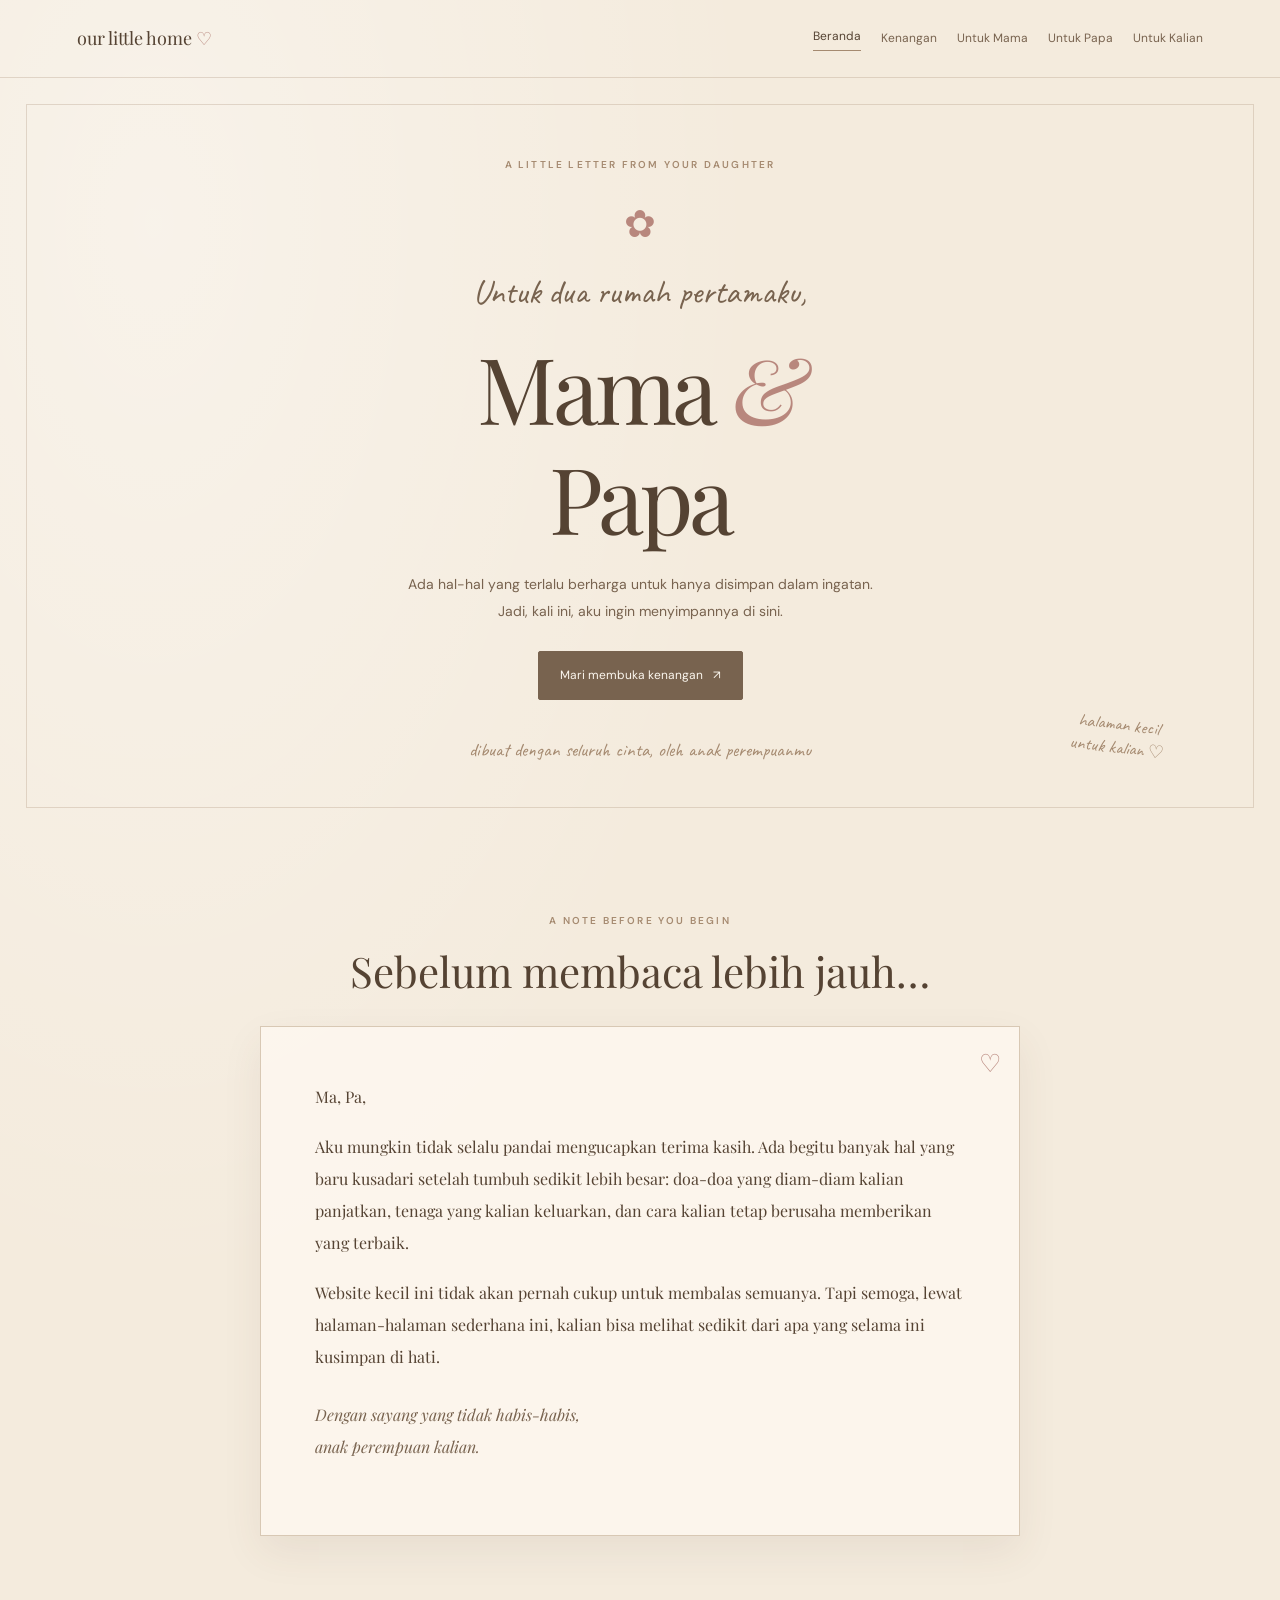
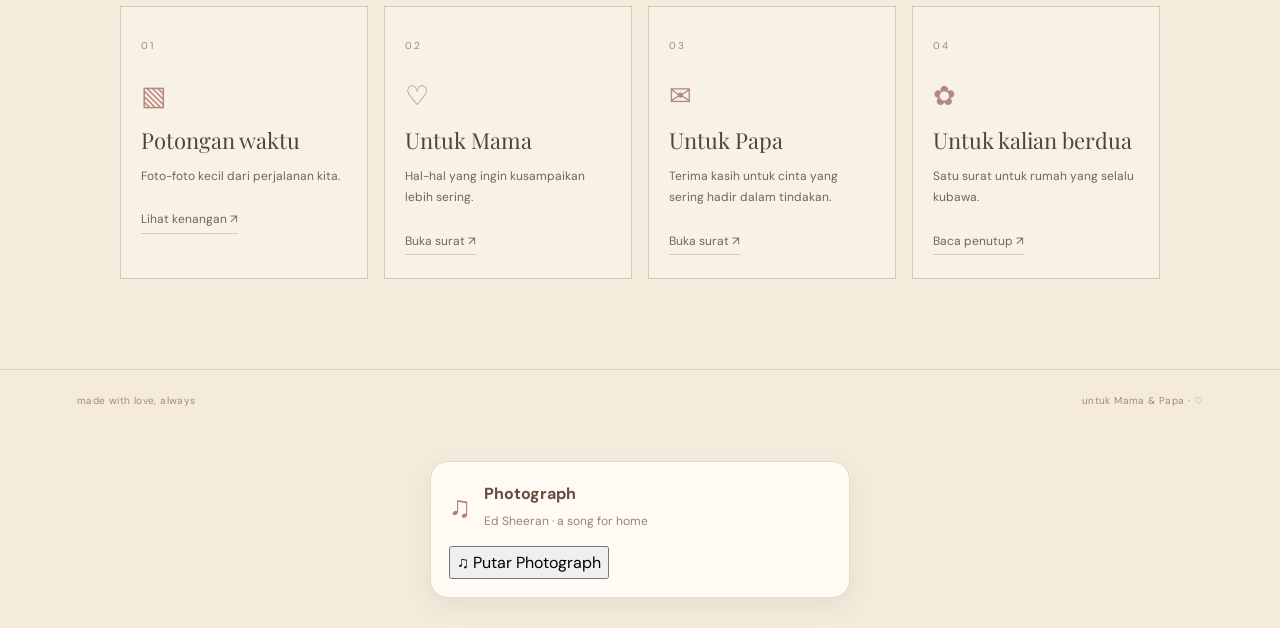
<file: index.html>
<!DOCTYPE html>
<html lang="id">
<head>
  <meta charset="UTF-8">
  <meta name="viewport" content="width=device-width, initial-scale=1.0">
  <meta name="theme-color" content="#f4ebdd">
  <title>Untuk Mama & Papa — Rumah Pertamaku</title>
  <link rel="stylesheet" href="style.css">
</head>
<body>
  <header class="site-header">
    <a class="brand" href="index.html">our little home <span>♡</span></a>
    <button class="menu-toggle" aria-label="Buka menu" aria-expanded="false">☰</button>
    <nav class="nav-links" aria-label="Navigasi utama">
      <a class="active" href="index.html">Beranda</a>
      <a href="kenangan.html">Kenangan</a>
      <a href="untuk-mama.html">Untuk Mama</a>
      <a href="untuk-papa.html">Untuk Papa</a>
      <a href="untuk-kalian.html">Untuk Kalian</a>
    </nav>
  </header>

  <main>
    <section class="hero paper-texture">
      <p class="eyebrow">A LITTLE LETTER FROM YOUR DAUGHTER</p>
      <div class="floral-mark" aria-hidden="true">✿</div>
      <p class="handwritten">Untuk dua rumah pertamaku,</p>
      <h1>Mama <span class="ampersand">&</span><br>Papa</h1>
      <p class="intro">Ada hal-hal yang terlalu berharga untuk hanya disimpan dalam ingatan. Jadi, kali ini, aku ingin menyimpannya di sini.</p>
      <a class="button" href="kenangan.html">Mari membuka kenangan <span aria-hidden="true">↗</span></a>
      <p class="signature">dibuat dengan seluruh cinta, oleh anak perempuanmu</p>
      <div class="corner-note">halaman kecil<br>untuk kalian ♡</div>
    </section>

    <section class="welcome section-wrap">
      <div class="section-heading">
        <p class="eyebrow">A NOTE BEFORE YOU BEGIN</p>
        <h2>Sebelum membaca lebih jauh…</h2>
      </div>
      <div class="letter-card">
        <p>Ma, Pa,</p>
        <p>Aku mungkin tidak selalu pandai mengucapkan terima kasih. Ada begitu banyak hal yang baru kusadari setelah tumbuh sedikit lebih besar: doa-doa yang diam-diam kalian panjatkan, tenaga yang kalian keluarkan, dan cara kalian tetap berusaha memberikan yang terbaik.</p>
        <p>Website kecil ini tidak akan pernah cukup untuk membalas semuanya. Tapi semoga, lewat halaman-halaman sederhana ini, kalian bisa melihat sedikit dari apa yang selama ini kusimpan di hati.</p>
        <p class="signoff">Dengan sayang yang tidak habis-habis,<br>anak perempuan kalian.</p>
      </div>
    </section>

    <section class="chapter-grid section-wrap">
      <a class="chapter-card" href="kenangan.html">
        <span class="chapter-number">01</span><span class="chapter-icon">▧</span>
        <h3>Potongan waktu</h3><p>Foto-foto kecil dari perjalanan kita.</p><span class="text-link">Lihat kenangan ↗</span>
      </a>
      <a class="chapter-card" href="untuk-mama.html">
        <span class="chapter-number">02</span><span class="chapter-icon">♡</span>
        <h3>Untuk Mama</h3><p>Hal-hal yang ingin kusampaikan lebih sering.</p><span class="text-link">Buka surat ↗</span>
      </a>
      <a class="chapter-card" href="untuk-papa.html">
        <span class="chapter-number">03</span><span class="chapter-icon">✉</span>
        <h3>Untuk Papa</h3><p>Terima kasih untuk cinta yang sering hadir dalam tindakan.</p><span class="text-link">Buka surat ↗</span>
      </a>
      <a class="chapter-card" href="untuk-kalian.html">
        <span class="chapter-number">04</span><span class="chapter-icon">✿</span>
        <h3>Untuk kalian berdua</h3><p>Satu surat untuk rumah yang selalu kubawa.</p><span class="text-link">Baca penutup ↗</span>
      </a>
    </section>
  </main>

  <footer class="site-footer">
    <span>made with love, always</span>
    <span>untuk Mama & Papa · ♡</span>
  </footer>
  
<div class="music-player">
  <div class="music-info">
    <span class="music-note">♫</span>
    <div>
      <strong>Photograph</strong>
      <span>Ed Sheeran · a song for home</span>
    </div>
  </div>

<audio id="background-music" loop preload="none">
  <source src="music/photograph.mp3" type="audio/mpeg">
</audio>

<button class="music-toggle" id="music-toggle" type="button">
  ♫ Putar Photograph
</button>

<script>
  const music = document.getElementById("background-music");
  const toggle = document.getElementById("music-toggle");

  toggle.addEventListener("click", async () => {
    if (music.paused) {
      try {
        await music.play();
        toggle.textContent = "Ⅱ Jeda Musik";
      } catch (error) {
        toggle.textContent = "Musik gagal diputar";
      }
    } else {
      music.pause();
      toggle.textContent = "♫ Putar Photograph";
    }
  });
</script>

</div>

  <script src="script.js"></script>
</body>
</html>
</file>
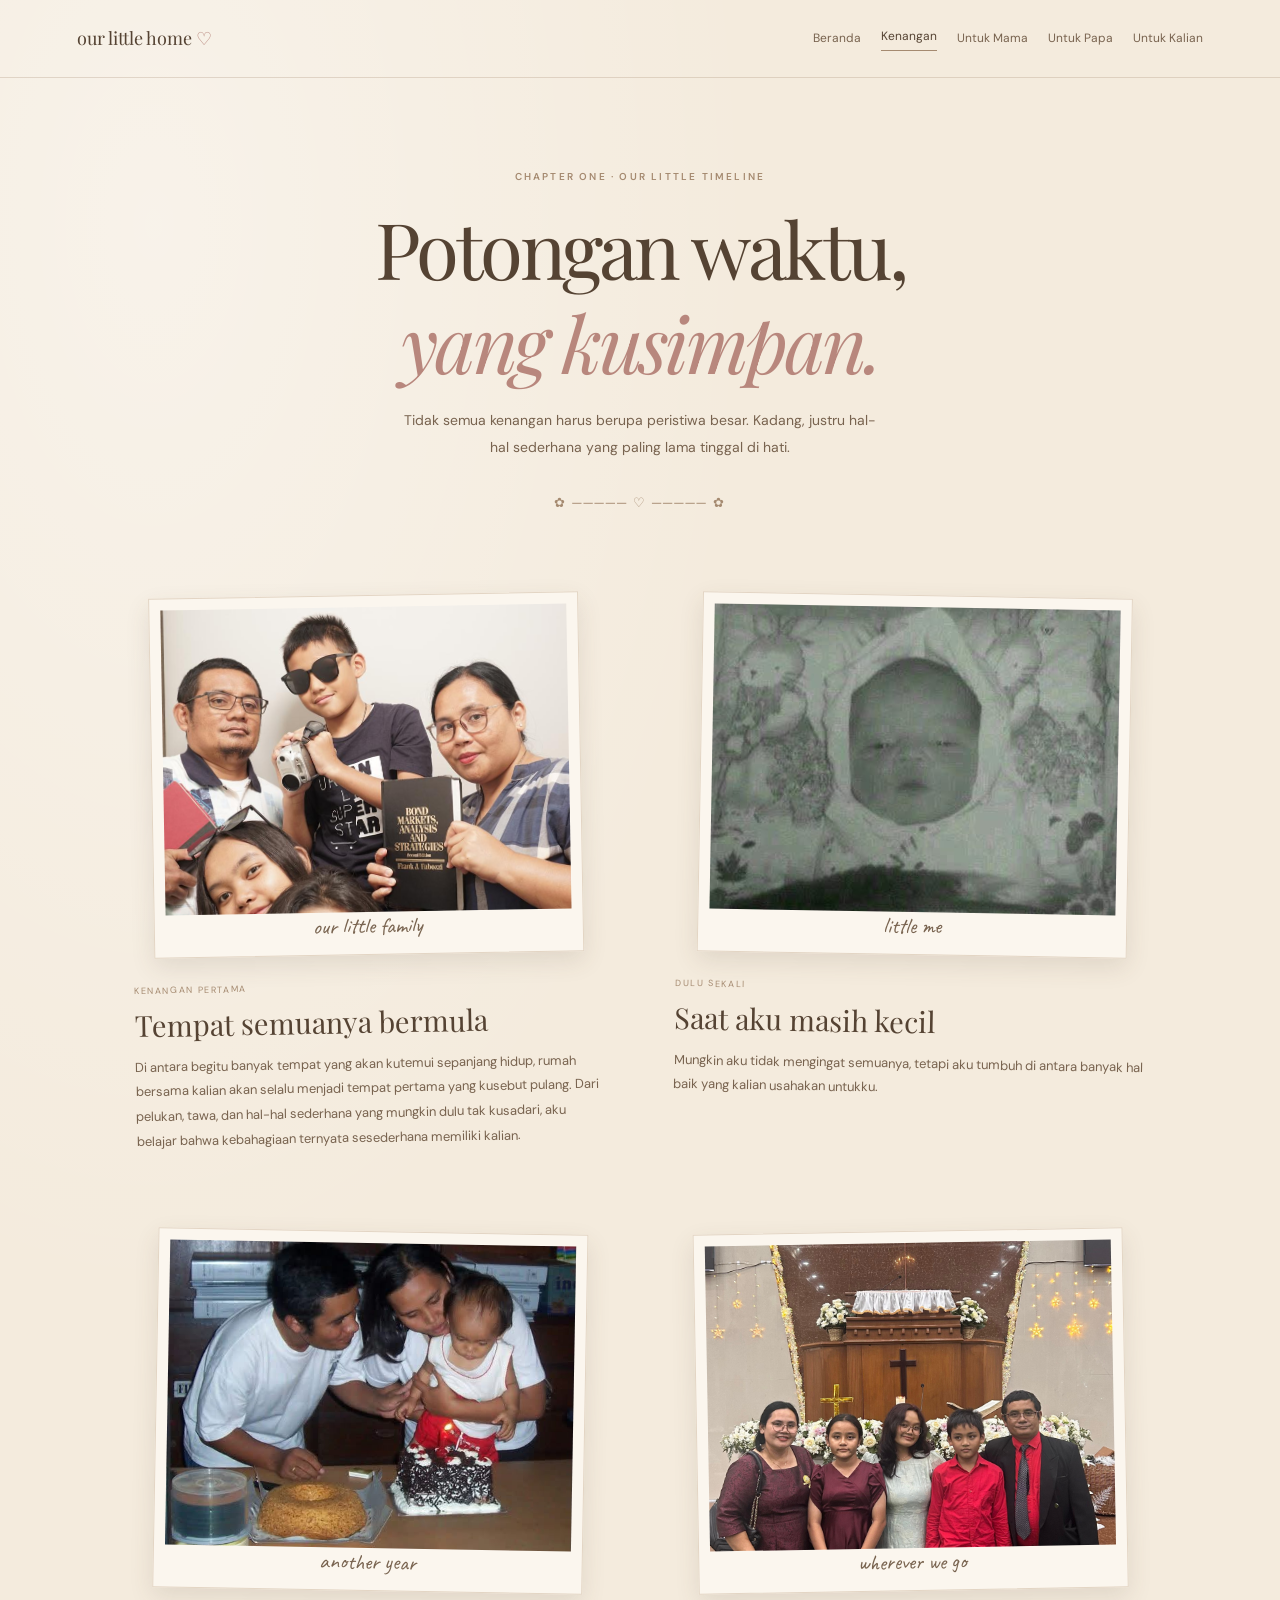
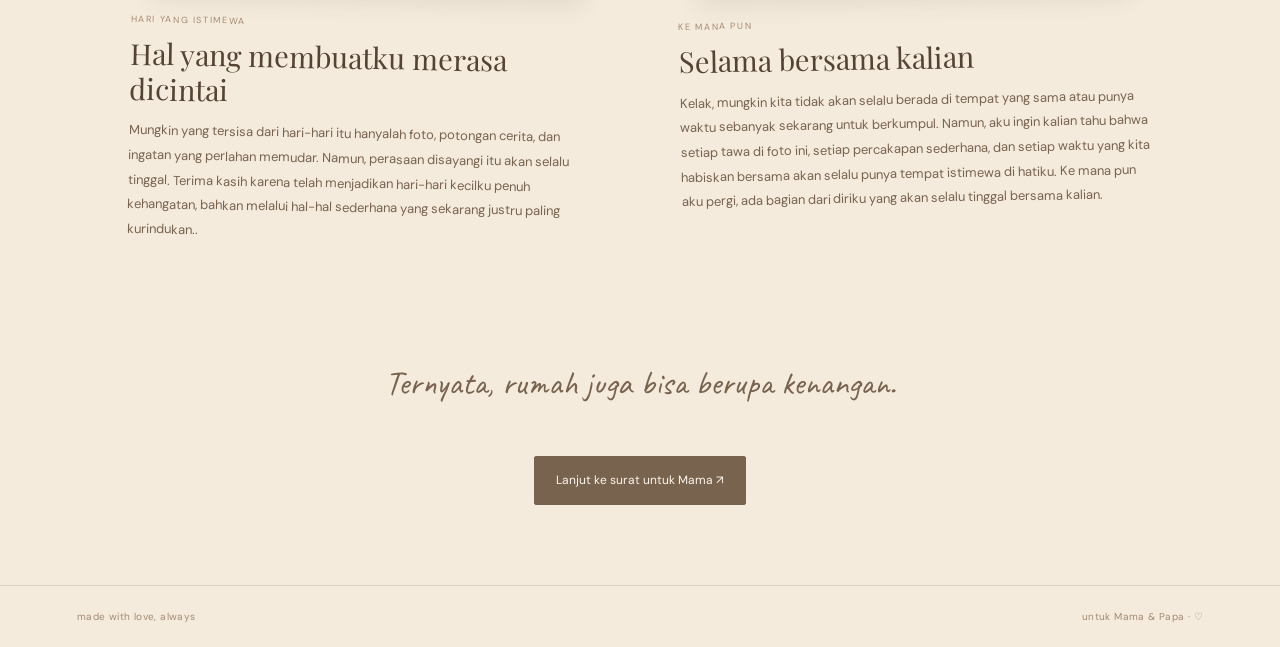
<file: kenangan.html>
<!DOCTYPE html>
<html lang="id">
<head>
  <meta charset="UTF-8">
  <meta name="viewport" content="width=device-width, initial-scale=1.0">
  <meta name="theme-color" content="#f4ebdd">
  <title>Potongan Waktu — Untuk Mama & Papa</title>
  <link rel="stylesheet" href="style.css">
</head>
<body>
  <header class="site-header">
    <a class="brand" href="index.html">our little home <span>♡</span></a>
    <button class="menu-toggle" aria-label="Buka menu" aria-expanded="false">☰</button>
    <nav class="nav-links" aria-label="Navigasi utama">
      <a href="index.html">Beranda</a><a class="active" href="kenangan.html">Kenangan</a>
      <a href="untuk-mama.html">Untuk Mama</a><a href="untuk-papa.html">Untuk Papa</a><a href="untuk-kalian.html">Untuk Kalian</a>
    </nav>
  </header>
  <main>
    <section class="page-hero">
      <p class="eyebrow">CHAPTER ONE · OUR LITTLE TIMELINE</p>
      <h1>Potongan waktu,<br><em>yang kusimpan.</em></h1>
      <p class="intro">Tidak semua kenangan harus berupa peristiwa besar. Kadang, justru hal-hal sederhana yang paling lama tinggal di hati.</p>
      <div class="tiny-divider">✿ ───── ♡ ───── ✿</div>
    </section>

    <section class="memory-grid section-wrap">
      <article class="memory-card tilt-left">
        <div class="photo-frame">
          <img src="images/placeholder.svg" data-photo="keluarga.jpg.jpeg" alt="Foto keluarga bersama Mama dan Papa">
          <span class="photo-label">our little family</span>
        </div>
        <p class="memory-date">KENANGAN PERTAMA</p>
        <h2>Tempat semuanya bermula</h2>
        <p>Di antara begitu banyak tempat yang akan kutemui sepanjang hidup, rumah bersama kalian akan selalu menjadi tempat pertama yang kusebut pulang. Dari pelukan, tawa, dan hal-hal sederhana yang mungkin dulu tak kusadari, aku belajar bahwa kebahagiaan ternyata sesederhana memiliki kalian.</p>
      </article>
      <article class="memory-card tilt-right">
        <div class="photo-frame">
          <img src="images/placeholder.svg" data-photo="masa-kecil.jpg.jpeg" alt="Foto masa kecil">
          <span class="photo-label">little me</span>
        </div>
        <p class="memory-date">DULU SEKALI</p>
        <h2>Saat aku masih kecil</h2>
        <p>Mungkin aku tidak mengingat semuanya, tetapi aku tumbuh di antara banyak hal baik yang kalian usahakan untukku.</p>
      </article>
      <article class="memory-card tilt-right">
        <div class="photo-frame">
          <img src="images/placeholder.svg" data-photo="ulang-tahun.jpg.jpeg" alt="Foto ulang tahun">
          <span class="photo-label">another year</span>
        </div>
        <p class="memory-date">HARI YANG ISTIMEWA</p>
        <h2>Hal yang membuatku merasa dicintai</h2>
        <p>Mungkin yang tersisa dari hari-hari itu hanyalah foto, potongan cerita, dan ingatan yang perlahan memudar. Namun, perasaan disayangi itu akan selalu tinggal. Terima kasih karena telah menjadikan hari-hari kecilku penuh kehangatan, bahkan melalui hal-hal sederhana yang sekarang justru paling kurindukan..</p>
      </article>
      <article class="memory-card tilt-left">
        <div class="photo-frame">
          <img src="images/placeholder.svg" data-photo="our-natal.jpg.jpeg" alt="Foto perjalanan bersama">
          <span class="photo-label">wherever we go</span>
        </div>
        <p class="memory-date">KE MANA PUN</p>
        <h2>Selama bersama kalian</h2>
        <p>Kelak, mungkin kita tidak akan selalu berada di tempat yang sama atau punya waktu sebanyak sekarang untuk berkumpul. Namun, aku ingin kalian tahu bahwa setiap tawa di foto ini, setiap percakapan sederhana, dan setiap waktu yang kita habiskan bersama akan selalu punya tempat istimewa di hatiku. Ke mana pun aku pergi, ada bagian dari diriku yang akan selalu tinggal bersama kalian.</p>
      </article>
    </section>
    <section class="closing-note section-wrap">
      <p class="handwritten">Ternyata, rumah juga bisa berupa kenangan.</p>
      <a class="button" href="untuk-mama.html">Lanjut ke surat untuk Mama ↗</a>
    </section>
  </main>
  <footer class="site-footer"><span>made with love, always</span><span>untuk Mama & Papa · ♡</span></footer>
  <script src="script.js"></script>
</body>
</html>
</file>
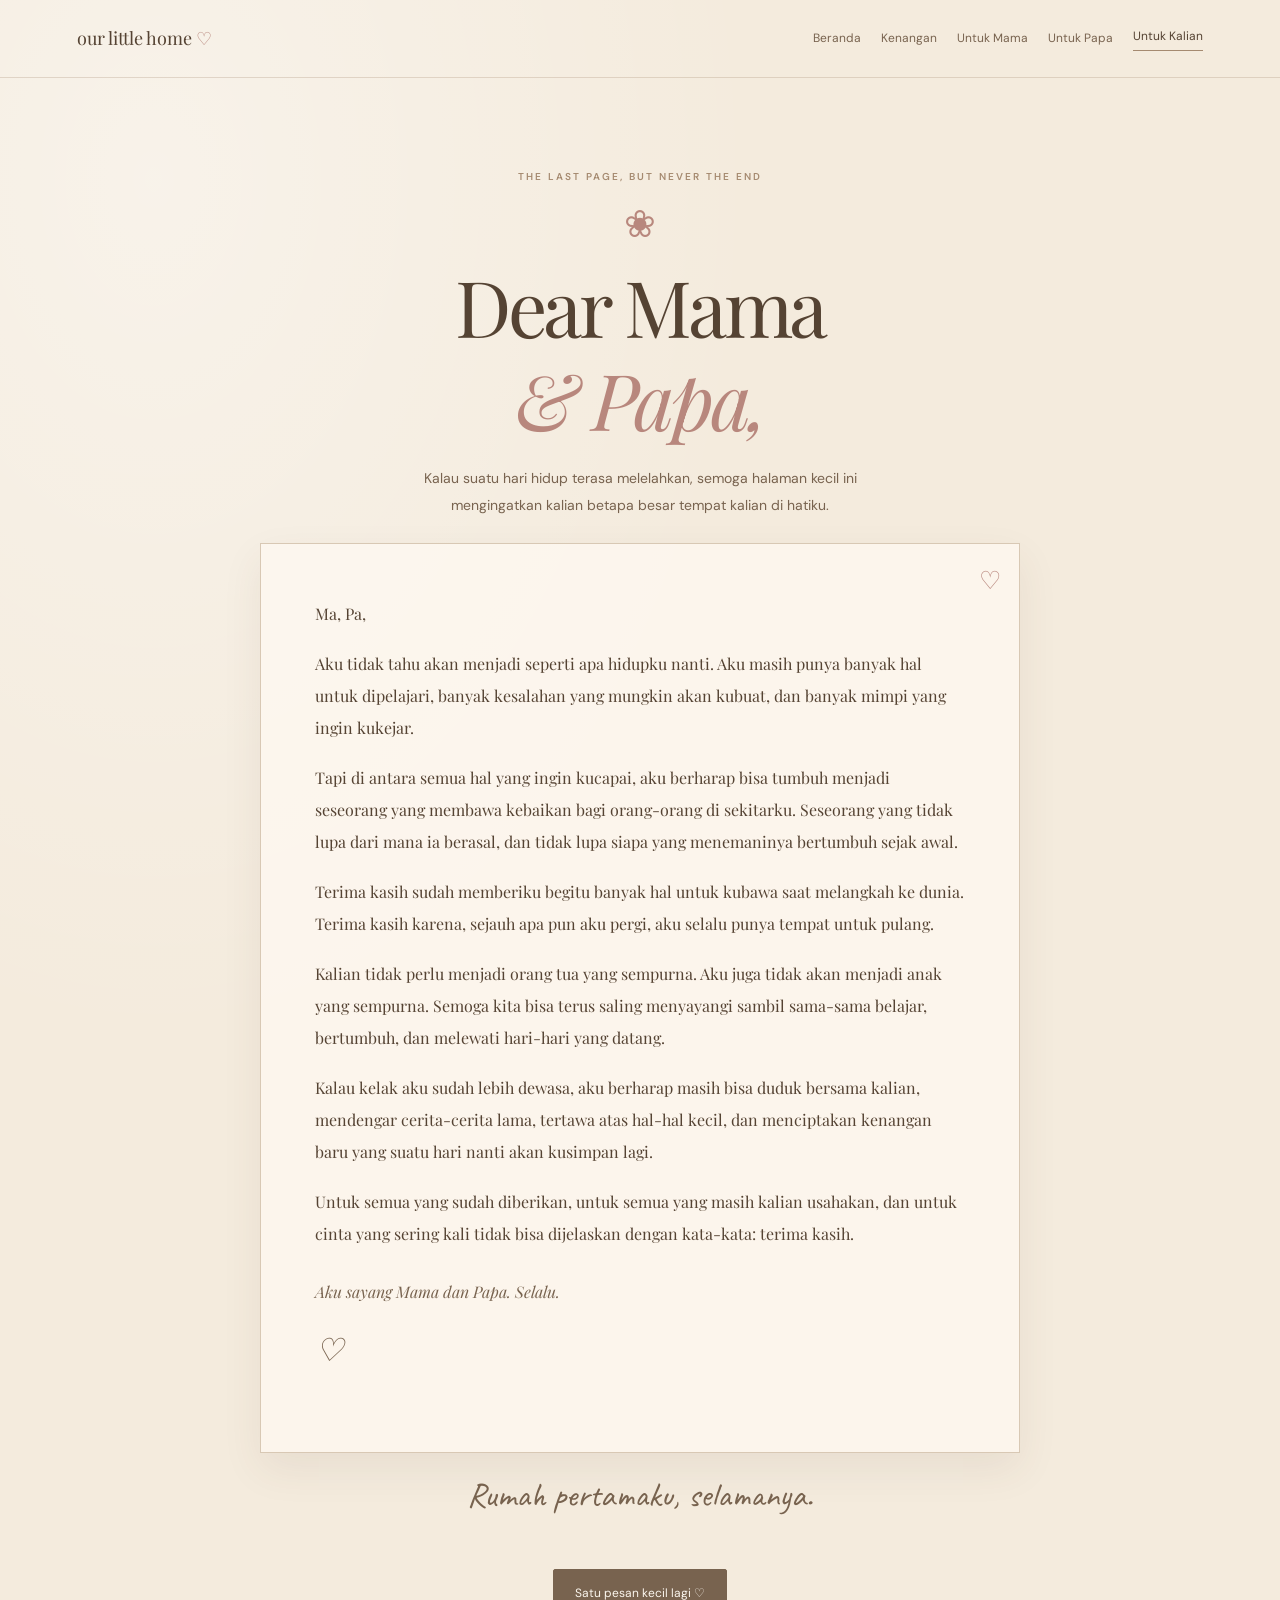
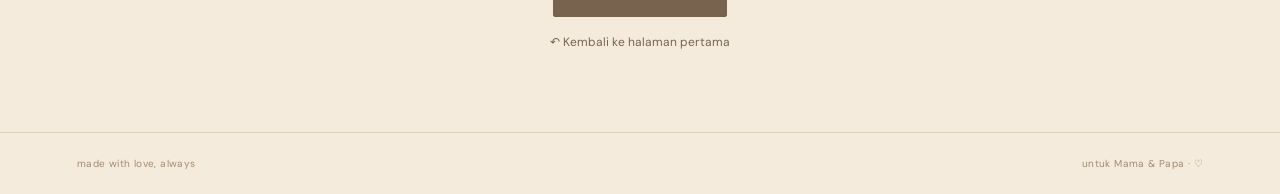
<file: untuk-kalian.html>
<!DOCTYPE html>
<html lang="id">
<head>
  <meta charset="UTF-8">
  <meta name="viewport" content="width=device-width, initial-scale=1.0">
  <meta name="theme-color" content="#f4ebdd">
  <title>Untuk Kalian — Rumah Pertamaku</title>
  <link rel="stylesheet" href="style.css">
</head>
<body>
  <header class="site-header">
    <a class="brand" href="index.html">our little home <span>♡</span></a>
    <button class="menu-toggle" aria-label="Buka menu" aria-expanded="false">☰</button>
    <nav class="nav-links" aria-label="Navigasi utama">
      <a href="index.html">Beranda</a><a href="kenangan.html">Kenangan</a>
      <a href="untuk-mama.html">Untuk Mama</a><a href="untuk-papa.html">Untuk Papa</a><a class="active" href="untuk-kalian.html">Untuk Kalian</a>
    </nav>
  </header>
  <main>
    <section class="page-hero final-hero">
      <p class="eyebrow">THE LAST PAGE, BUT NEVER THE END</p>
      <div class="floral-mark" aria-hidden="true">❀</div>
      <h1>Dear Mama<br><em>& Papa,</em></h1>
      <p class="intro">Kalau suatu hari hidup terasa melelahkan, semoga halaman kecil ini mengingatkan kalian betapa besar tempat kalian di hatiku.</p>
    </section>
    <section class="section-wrap">
      <article class="letter-card final-letter">
        <p>Ma, Pa,</p>
        <p>Aku tidak tahu akan menjadi seperti apa hidupku nanti. Aku masih punya banyak hal untuk dipelajari, banyak kesalahan yang mungkin akan kubuat, dan banyak mimpi yang ingin kukejar.</p>
        <p>Tapi di antara semua hal yang ingin kucapai, aku berharap bisa tumbuh menjadi seseorang yang membawa kebaikan bagi orang-orang di sekitarku. Seseorang yang tidak lupa dari mana ia berasal, dan tidak lupa siapa yang menemaninya bertumbuh sejak awal.</p>
        <p>Terima kasih sudah memberiku begitu banyak hal untuk kubawa saat melangkah ke dunia. Terima kasih karena, sejauh apa pun aku pergi, aku selalu punya tempat untuk pulang.</p>
        <p>Kalian tidak perlu menjadi orang tua yang sempurna. Aku juga tidak akan menjadi anak yang sempurna. Semoga kita bisa terus saling menyayangi sambil sama-sama belajar, bertumbuh, dan melewati hari-hari yang datang.</p>
        <p>Kalau kelak aku sudah lebih dewasa, aku berharap masih bisa duduk bersama kalian, mendengar cerita-cerita lama, tertawa atas hal-hal kecil, dan menciptakan kenangan baru yang suatu hari nanti akan kusimpan lagi.</p>
        <p>Untuk semua yang sudah diberikan, untuk semua yang masih kalian usahakan, dan untuk cinta yang sering kali tidak bisa dijelaskan dengan kata-kata: terima kasih.</p>
        <p class="signoff">Aku sayang Mama dan Papa. Selalu.<br><span class="big-heart">♡</span></p>
      </article>
    </section>
    <section class="closing-note section-wrap">
      <p class="handwritten">Rumah pertamaku, selamanya.</p>
      <button class="button" id="surprise-button" type="button">Satu pesan kecil lagi ♡</button>
      <p class="surprise-message" id="surprise-message" hidden>Ma, Pa, jangan lupa jaga kesehatan dan bahagia juga, ya. Anak perempuan kalian sayang sekali sama kalian. ♡</p>
      <a class="text-link" href="index.html">↶ Kembali ke halaman pertama</a>
    </section>
  </main>
  <footer class="site-footer"><span>made with love, always</span><span>untuk Mama & Papa · ♡</span></footer>
  <script src="script.js"></script>
</body>
</html>
</file>
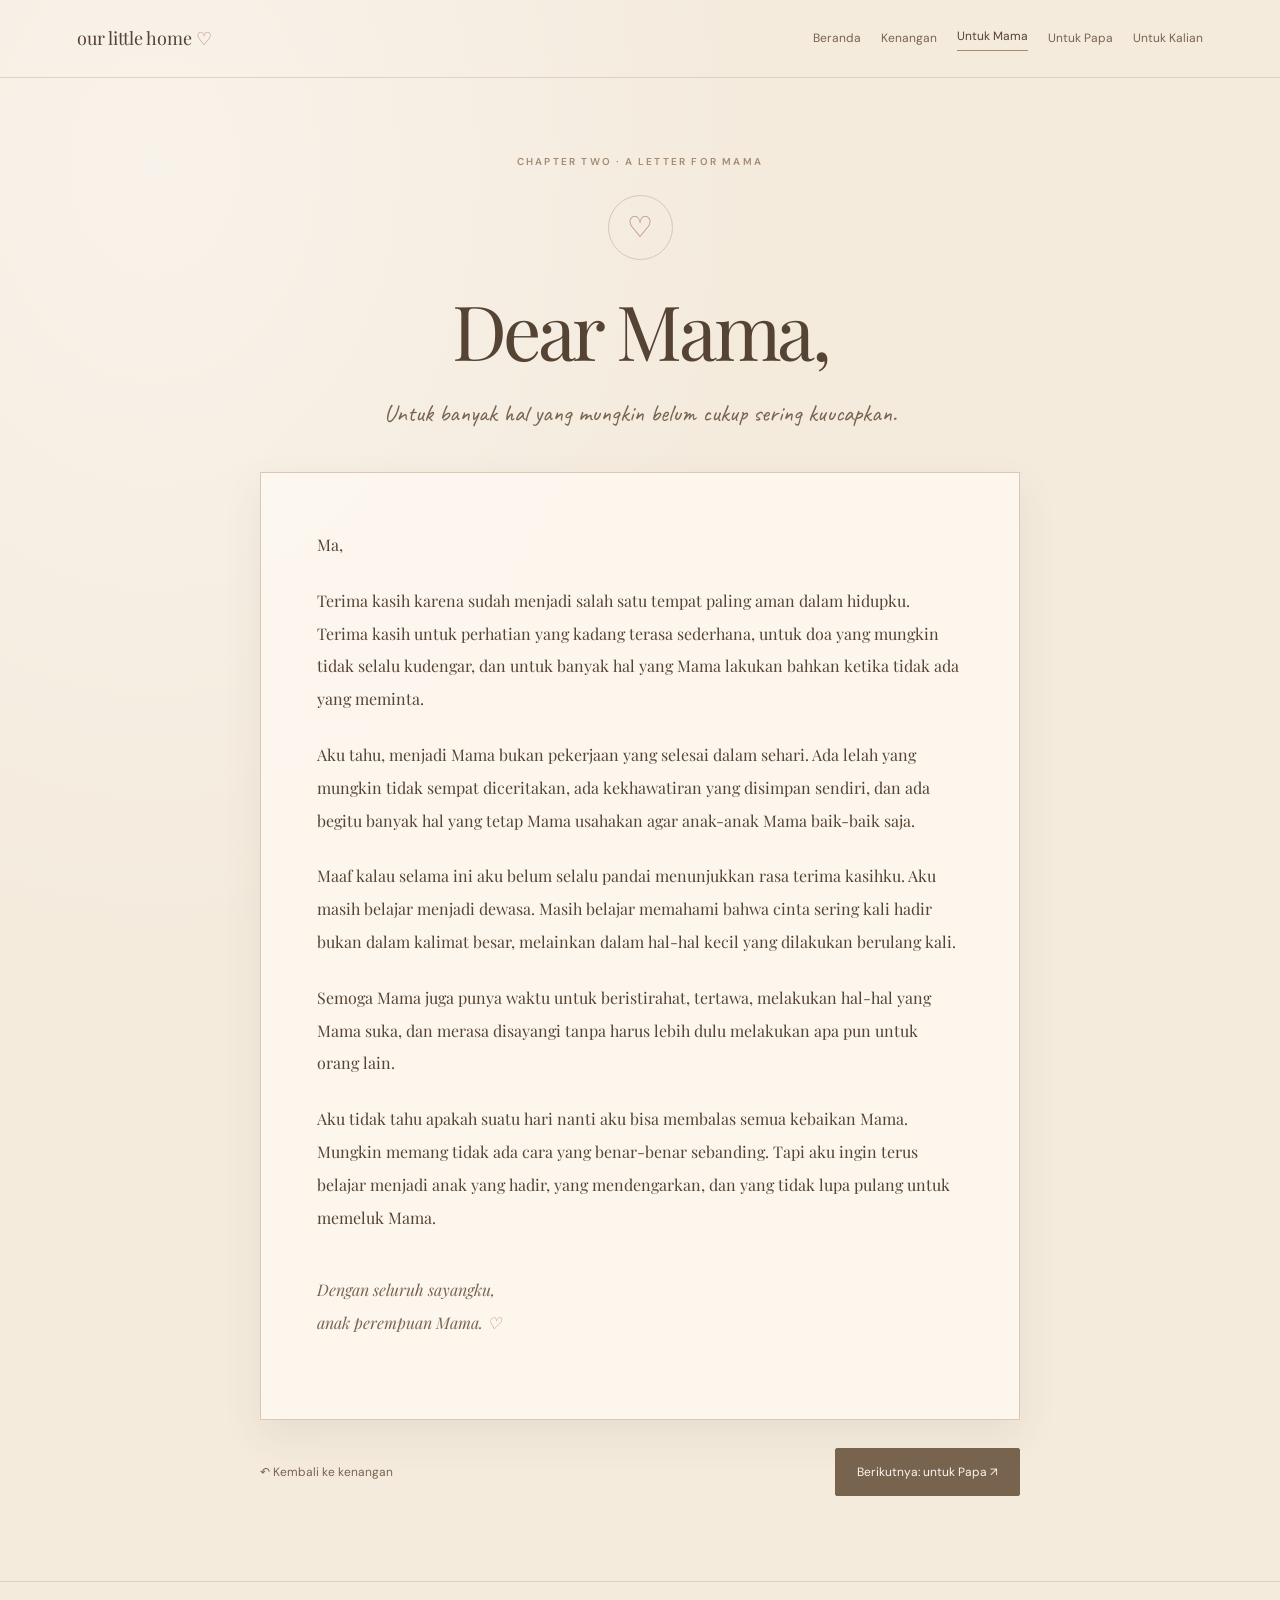
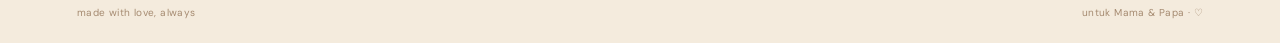
<file: untuk-mama.html>
<!DOCTYPE html>
<html lang="id">
<head>
  <meta charset="UTF-8">
  <meta name="viewport" content="width=device-width, initial-scale=1.0">
  <meta name="theme-color" content="#f4ebdd">
  <title>Untuk Mama — Rumah Pertamaku</title>
  <link rel="stylesheet" href="style.css">
</head>
<body>
  <header class="site-header">
    <a class="brand" href="index.html">our little home <span>♡</span></a>
    <button class="menu-toggle" aria-label="Buka menu" aria-expanded="false">☰</button>
    <nav class="nav-links" aria-label="Navigasi utama">
      <a href="index.html">Beranda</a><a href="kenangan.html">Kenangan</a>
      <a class="active" href="untuk-mama.html">Untuk Mama</a><a href="untuk-papa.html">Untuk Papa</a><a href="untuk-kalian.html">Untuk Kalian</a>
    </nav>
  </header>
  <main class="letter-page">
    <p class="eyebrow">CHAPTER TWO · A LETTER FOR MAMA</p>
    <div class="envelope-art" aria-hidden="true">♡</div>
    <h1>Dear Mama,</h1>
    <p class="letter-subtitle">Untuk banyak hal yang mungkin belum cukup sering kuucapkan.</p>
    <article class="long-letter">
      <p>Ma,</p>
      <p>Terima kasih karena sudah menjadi salah satu tempat paling aman dalam hidupku. Terima kasih untuk perhatian yang kadang terasa sederhana, untuk doa yang mungkin tidak selalu kudengar, dan untuk banyak hal yang Mama lakukan bahkan ketika tidak ada yang meminta.</p>
      <p>Aku tahu, menjadi Mama bukan pekerjaan yang selesai dalam sehari. Ada lelah yang mungkin tidak sempat diceritakan, ada kekhawatiran yang disimpan sendiri, dan ada begitu banyak hal yang tetap Mama usahakan agar anak-anak Mama baik-baik saja.</p>
      <p>Maaf kalau selama ini aku belum selalu pandai menunjukkan rasa terima kasihku. Aku masih belajar menjadi dewasa. Masih belajar memahami bahwa cinta sering kali hadir bukan dalam kalimat besar, melainkan dalam hal-hal kecil yang dilakukan berulang kali.</p>
      <p>Semoga Mama juga punya waktu untuk beristirahat, tertawa, melakukan hal-hal yang Mama suka, dan merasa disayangi tanpa harus lebih dulu melakukan apa pun untuk orang lain.</p>
      <p>Aku tidak tahu apakah suatu hari nanti aku bisa membalas semua kebaikan Mama. Mungkin memang tidak ada cara yang benar-benar sebanding. Tapi aku ingin terus belajar menjadi anak yang hadir, yang mendengarkan, dan yang tidak lupa pulang untuk memeluk Mama.</p>
      <p class="signoff">Dengan seluruh sayangku,<br>anak perempuan Mama. <span>♡</span></p>
    </article>
    <div class="letter-actions">
      <a class="text-link" href="kenangan.html">↶ Kembali ke kenangan</a>
      <a class="button" href="untuk-papa.html">Berikutnya: untuk Papa ↗</a>
    </div>
  </main>
  <footer class="site-footer"><span>made with love, always</span><span>untuk Mama & Papa · ♡</span></footer>
  <script src="script.js"></script>
</body>
</html>
</file>
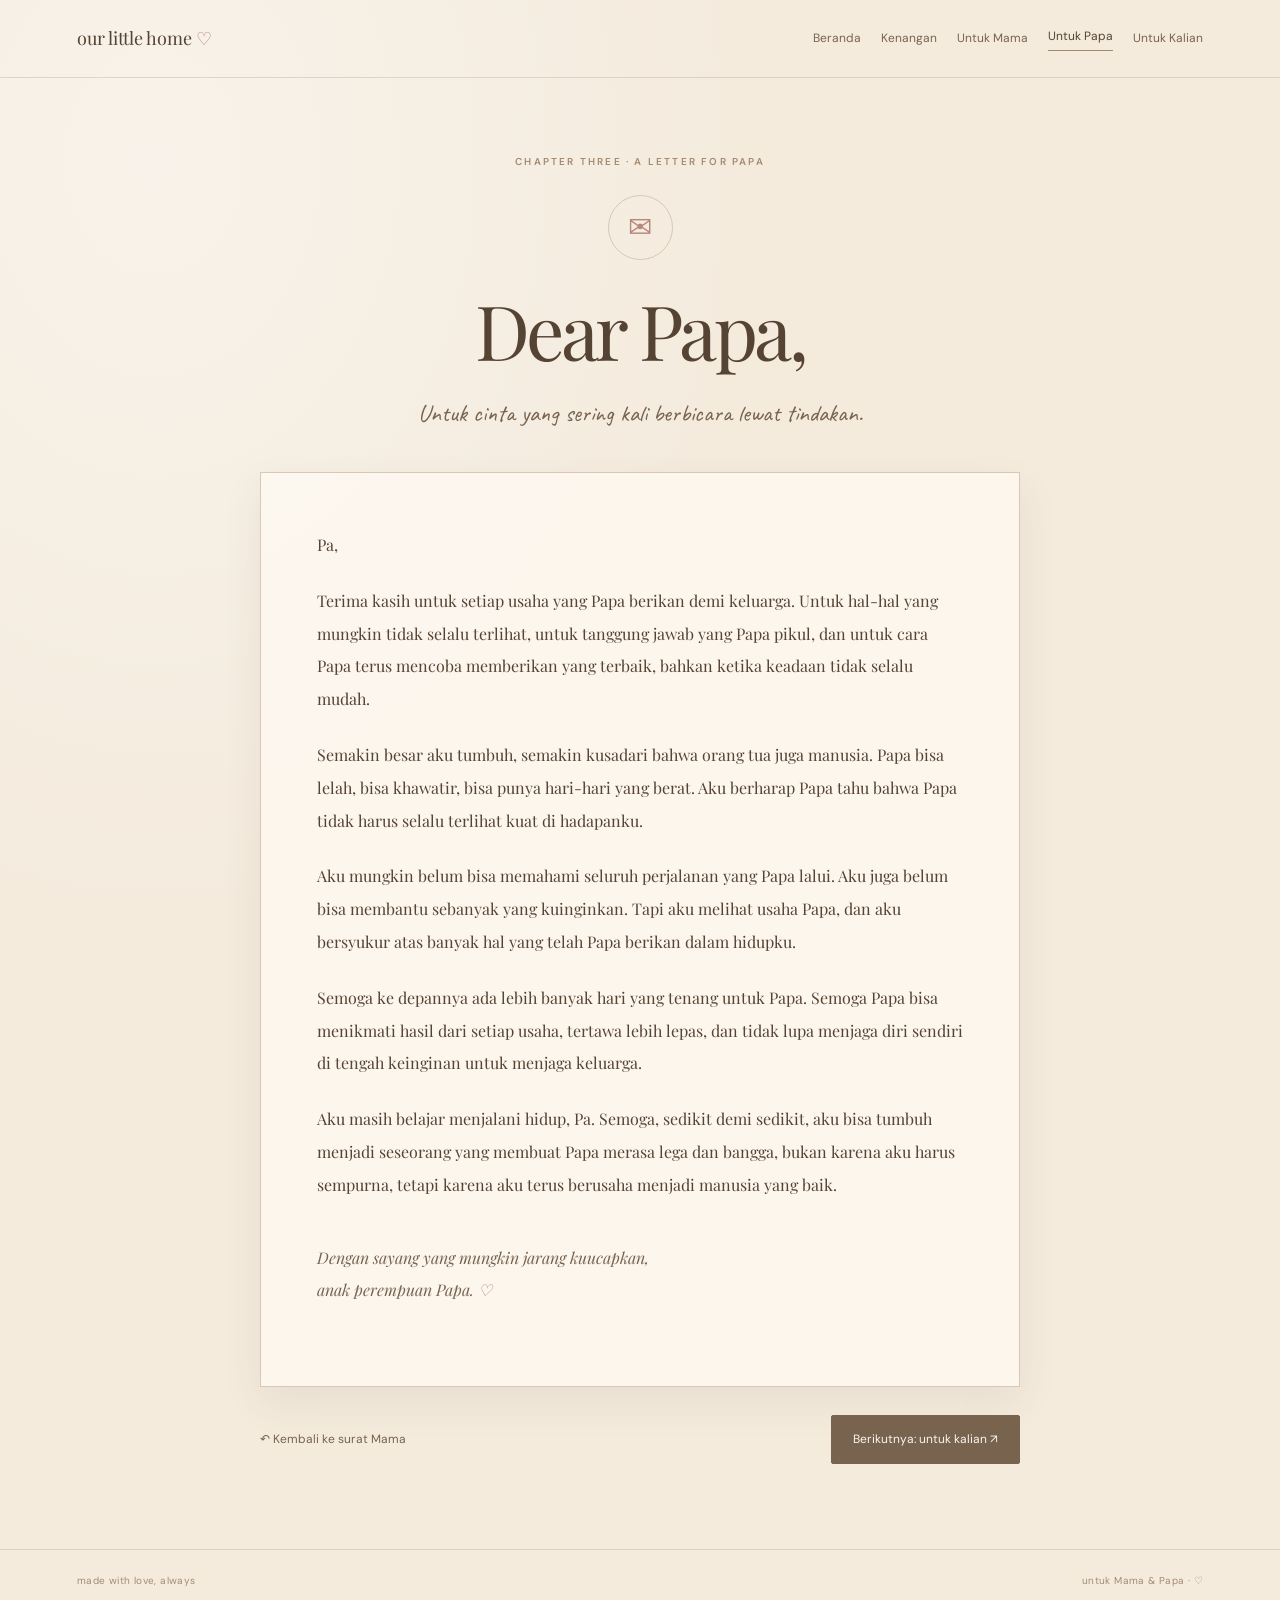
<file: untuk-papa.html>
<!DOCTYPE html>
<html lang="id">
<head>
  <meta charset="UTF-8">
  <meta name="viewport" content="width=device-width, initial-scale=1.0">
  <meta name="theme-color" content="#f4ebdd">
  <title>Untuk Papa — Rumah Pertamaku</title>
  <link rel="stylesheet" href="style.css">
</head>
<body>
  <header class="site-header">
    <a class="brand" href="index.html">our little home <span>♡</span></a>
    <button class="menu-toggle" aria-label="Buka menu" aria-expanded="false">☰</button>
    <nav class="nav-links" aria-label="Navigasi utama">
      <a href="index.html">Beranda</a><a href="kenangan.html">Kenangan</a>
      <a href="untuk-mama.html">Untuk Mama</a><a class="active" href="untuk-papa.html">Untuk Papa</a><a href="untuk-kalian.html">Untuk Kalian</a>
    </nav>
  </header>
  <main class="letter-page">
    <p class="eyebrow">CHAPTER THREE · A LETTER FOR PAPA</p>
    <div class="envelope-art" aria-hidden="true">✉</div>
    <h1>Dear Papa,</h1>
    <p class="letter-subtitle">Untuk cinta yang sering kali berbicara lewat tindakan.</p>
    <article class="long-letter">
      <p>Pa,</p>
      <p>Terima kasih untuk setiap usaha yang Papa berikan demi keluarga. Untuk hal-hal yang mungkin tidak selalu terlihat, untuk tanggung jawab yang Papa pikul, dan untuk cara Papa terus mencoba memberikan yang terbaik, bahkan ketika keadaan tidak selalu mudah.</p>
      <p>Semakin besar aku tumbuh, semakin kusadari bahwa orang tua juga manusia. Papa bisa lelah, bisa khawatir, bisa punya hari-hari yang berat. Aku berharap Papa tahu bahwa Papa tidak harus selalu terlihat kuat di hadapanku.</p>
      <p>Aku mungkin belum bisa memahami seluruh perjalanan yang Papa lalui. Aku juga belum bisa membantu sebanyak yang kuinginkan. Tapi aku melihat usaha Papa, dan aku bersyukur atas banyak hal yang telah Papa berikan dalam hidupku.</p>
      <p>Semoga ke depannya ada lebih banyak hari yang tenang untuk Papa. Semoga Papa bisa menikmati hasil dari setiap usaha, tertawa lebih lepas, dan tidak lupa menjaga diri sendiri di tengah keinginan untuk menjaga keluarga.</p>
      <p>Aku masih belajar menjalani hidup, Pa. Semoga, sedikit demi sedikit, aku bisa tumbuh menjadi seseorang yang membuat Papa merasa lega dan bangga, bukan karena aku harus sempurna, tetapi karena aku terus berusaha menjadi manusia yang baik.</p>
      <p class="signoff">Dengan sayang yang mungkin jarang kuucapkan,<br>anak perempuan Papa. <span>♡</span></p>
    </article>
    <div class="letter-actions">
      <a class="text-link" href="untuk-mama.html">↶ Kembali ke surat Mama</a>
      <a class="button" href="untuk-kalian.html">Berikutnya: untuk kalian ↗</a>
    </div>
  </main>
  <footer class="site-footer"><span>made with love, always</span><span>untuk Mama & Papa · ♡</span></footer>
  <script src="script.js"></script>
</body>
</html>
</file>
<file: style.css>
@import url('https://fonts.googleapis.com/css2?family=Caveat:wght@400;500;600&family=DM+Sans:wght@400;500;600&family=Playfair+Display:ital,wght@0,400;0,500;0,600;1,400;1,500&display=swap');

:root {
  --paper: #f4ebdd;
  --paper-light: #fbf6ee;
  --paper-deep: #e8dac7;
  --line: #d8c8b4;
  --brown: #78634f;
  --brown-light: #a58a70;
  --ink: #554333;
  --rose: #b8877d;
  --shadow: 0 16px 38px rgba(85, 67, 51, .08);
}

* { box-sizing: border-box; }
html { scroll-behavior: smooth; }
body {
  margin: 0;
  background:
    radial-gradient(ellipse at 12% 10%, rgba(255,255,255,.38), transparent 38%),
    var(--paper);
  color: var(--ink);
  font-family: 'DM Sans', sans-serif;
  line-height: 1.7;
}
a { color: inherit; }
button { font: inherit; }
.site-header {
  min-height: 78px;
  display: flex;
  align-items: center;
  justify-content: space-between;
  gap: 24px;
  padding: 18px clamp(20px, 6vw, 84px);
  border-bottom: 1px solid rgba(165,138,112,.28);
}
.brand {
  color: var(--ink);
  font-family: 'Playfair Display', serif;
  font-size: 18px;
  text-decoration: none;
  white-space: nowrap;
}
.brand span { color: var(--rose); }
.nav-links { display: flex; flex-wrap: wrap; align-items: center; gap: 20px; }
.nav-links a {
  color: var(--brown);
  font-size: 12px;
  text-decoration: none;
  transition: color .2s;
}
.nav-links a:hover, .nav-links a.active { color: var(--ink); }
.nav-links a.active { border-bottom: 1px solid var(--brown-light); padding-bottom: 4px; }
.menu-toggle {
  display: none;
  border: 1px solid var(--line);
  color: var(--ink);
  background: transparent;
  padding: 6px 10px;
  border-radius: 4px;
  cursor: pointer;
}
.hero {
  min-height: 610px;
  min-height: min(760px, 82vh);
  position: relative;
  display: flex;
  flex-direction: column;
  align-items: center;
  justify-content: center;
  padding: 78px 24px 68px;
  text-align: center;
  overflow: hidden;
}
.paper-texture::before {
  content: "";
  position: absolute;
  inset: 26px;
  border: 1px solid rgba(165,138,112,.28);
  pointer-events: none;
}
.eyebrow {
  margin: 0 0 16px;
  color: var(--brown-light);
  font-size: 10px;
  font-weight: 600;
  letter-spacing: .22em;
  line-height: 1.8;
}
.floral-mark { color: var(--rose); font-size: 38px; line-height: 1.2; margin: 12px 0; }
.handwritten {
  font-family: 'Caveat', cursive;
  color: var(--brown);
  font-size: clamp(25px, 3vw, 34px);
  line-height: 1.3;
  margin: 10px 0;
}
h1, h2, h3 {
  font-family: 'Playfair Display', Georgia, serif;
  font-weight: 400;
  line-height: 1.2;
}
.hero h1, .page-hero h1, .letter-page h1 {
  font-size: clamp(52px, 8vw, 92px);
  letter-spacing: -.045em;
  margin: 8px 0 18px;
}
.ampersand { color: var(--rose); font-style: italic; font-weight: 400; }
.intro {
  max-width: 490px;
  color: var(--brown);
  font-size: 14px;
  line-height: 1.95;
  margin: 0 auto;
}
.button {
  display: inline-flex;
  justify-content: center;
  align-items: center;
  gap: 10px;
  margin-top: 26px;
  padding: 13px 21px;
  border: 1px solid var(--brown);
  border-radius: 2px;
  background: var(--brown);
  color: var(--paper-light);
  font-size: 12px;
  text-decoration: none;
  cursor: pointer;
  transition: background .2s, color .2s, transform .2s;
}
.button:hover { background: transparent; color: var(--brown); transform: translateY(-2px); }
.signature {
  margin: 34px 0 0;
  color: var(--brown-light);
  font-family: 'Caveat', cursive;
  font-size: 19px;
}
.corner-note {
  position: absolute;
  right: 9%;
  bottom: 10%;
  color: var(--brown-light);
  font-family: 'Caveat', cursive;
  font-size: 18px;
  line-height: 1.25;
  transform: rotate(7deg);
}
.section-wrap { width: min(1040px, calc(100% - 44px)); margin: 0 auto; }
.welcome { padding-top: 78px; padding-bottom: 70px; }
.section-heading { text-align: center; margin-bottom: 30px; }
.section-heading h2 { font-size: clamp(29px, 4vw, 42px); margin: 0; }
.letter-card {
  position: relative;
  max-width: 760px;
  margin: 0 auto;
  padding: clamp(26px, 5vw, 54px);
  background: rgba(255,250,243,.72);
  border: 1px solid var(--line);
  box-shadow: var(--shadow);
  font-family: 'Playfair Display', Georgia, serif;
  font-size: 16px;
  line-height: 2;
}
.letter-card::before {
  content: "♡";
  position: absolute;
  top: 12px;
  right: 18px;
  color: var(--rose);
  font-family: 'Caveat', cursive;
  font-size: 25px;
}
.letter-card p { margin: 0 0 18px; }
.signoff { padding-top: 8px; color: var(--brown); font-style: italic; }
.chapter-grid {
  display: grid;
  grid-template-columns: repeat(4, minmax(0, 1fr));
  gap: 16px;
  padding-bottom: 90px;
}
.chapter-card {
  position: relative;
  min-height: 225px;
  padding: 23px 20px;
  border: 1px solid var(--line);
  background: rgba(251,246,238,.48);
  text-decoration: none;
  transition: transform .2s, background .2s;
}
.chapter-card:hover { transform: translateY(-4px); background: var(--paper-light); }
.chapter-number { color: var(--brown-light); font-size: 10px; letter-spacing: .15em; }
.chapter-icon { display: block; margin: 16px 0 8px; color: var(--rose); font-size: 27px; }
.chapter-card h3 { margin: 8px 0; font-size: 22px; }
.chapter-card p { color: var(--brown); font-size: 12px; line-height: 1.8; }
.text-link { color: var(--brown); font-size: 12px; text-decoration: none; }
.chapter-card .text-link { display: inline-block; margin-top: 10px; border-bottom: 1px solid var(--line); padding-bottom: 3px; }
.site-footer {
  display: flex;
  justify-content: space-between;
  gap: 15px;
  padding: 22px clamp(20px, 6vw, 84px);
  border-top: 1px solid rgba(165,138,112,.28);
  color: var(--brown-light);
  font-size: 10px;
  letter-spacing: .04em;
}
.page-hero {
  padding: 90px 24px 45px;
  text-align: center;
}
.page-hero h1 { font-size: clamp(48px, 7vw, 78px); }
.page-hero h1 em { color: var(--rose); font-weight: 400; }
.tiny-divider { margin-top: 30px; color: var(--brown-light); font-size: 13px; letter-spacing: .15em; }
.memory-grid {
  display: grid;
  grid-template-columns: repeat(2, minmax(0, 1fr));
  gap: 44px 50px;
  padding-top: 24px;
  padding-bottom: 70px;
}
.memory-card { padding: 12px; }
.tilt-left { transform: rotate(-1deg); }
.tilt-right { transform: rotate(1deg); }
.photo-frame {
  max-width: 430px;
  margin: 0 auto 25px;
  padding: 11px 11px 42px;
  background: var(--paper-light);
  border: 1px solid #e3d5c4;
  box-shadow: 0 9px 24px rgba(85,67,51,.12);
  position: relative;
}
.photo-frame img {
  display: block;
  width: 100%;
  aspect-ratio: 4 / 3;
  object-fit: cover;
  background: var(--paper-deep);
}
.photo-label {
  position: absolute;
  bottom: 8px;
  left: 12px;
  right: 12px;
  text-align: center;
  font-family: 'Caveat', cursive;
  color: var(--brown);
  font-size: 22px;
}
.memory-date { color: var(--brown-light); font-size: 9px; letter-spacing: .18em; }
.memory-card h2 { font-size: 29px; margin: 8px 0; }
.memory-card > p:last-child { color: var(--brown); font-size: 13px; line-height: 1.9; }
.closing-note { display: flex; flex-direction: column; align-items: center; gap: 15px; text-align: center; padding-top: 10px; padding-bottom: 80px; }
.letter-page { width: min(760px, calc(100% - 44px)); margin: 0 auto; padding: 75px 0 85px; text-align: center; }
.letter-page h1 { font-size: clamp(48px, 7vw, 76px); }
.envelope-art { width: 65px; height: 65px; display: grid; place-items: center; margin: 24px auto; border: 1px solid var(--line); border-radius: 50%; color: var(--rose); font-size: 29px; }
.letter-subtitle { color: var(--brown); font-family: 'Caveat', cursive; font-size: 24px; margin: 0 0 38px; }
.long-letter {
  text-align: left;
  padding: clamp(28px, 6vw, 56px);
  background: rgba(255,250,243,.74);
  border: 1px solid var(--line);
  box-shadow: var(--shadow);
  font-family: 'Playfair Display', Georgia, serif;
  font-size: 16px;
  line-height: 2.05;
}
.long-letter p { margin: 0 0 23px; }
.long-letter .signoff { margin-top: 32px; }
.long-letter .signoff span { color: var(--rose); }
.letter-actions { display: flex; align-items: center; justify-content: space-between; gap: 18px; margin-top: 28px; text-align: left; }
.letter-actions .button { margin-top: 0; }
.final-hero { padding-bottom: 24px; }
.final-letter { margin-top: 0; }
.big-heart { display: inline-block; font-size: 32px; margin-top: 8px; }
.surprise-message {
  max-width: 480px;
  padding: 20px 24px;
  background: var(--paper-light);
  border: 1px dashed var(--brown-light);
  color: var(--brown);
  font-family: 'Playfair Display', serif;
  line-height: 1.9;
  animation: fade-in .45s ease both;
}
@keyframes fade-in { from { opacity: 0; transform: translateY(8px); } to { opacity: 1; transform: translateY(0); } }

@media (max-width: 850px) {
  .chapter-grid { grid-template-columns: repeat(2, minmax(0, 1fr)); }
  .nav-links { gap: 12px; }
  .nav-links a { font-size: 11px; }
}
@media (max-width: 620px) {
  .site-header { min-height: 70px; flex-wrap: wrap; padding: 16px 22px; }
  .menu-toggle { display: block; }
  .nav-links { display: none; width: 100%; flex-direction: column; align-items: flex-start; padding: 8px 0 4px; }
  .nav-links.open { display: flex; }
  .nav-links a { font-size: 13px; padding: 4px 0; }
  .hero { min-height: 70vh; padding: 70px 28px; }
  .paper-texture::before { inset: 12px; }
  .corner-note { right: 10%; bottom: 5%; font-size: 15px; }
  .section-wrap { width: min(100% - 32px, 540px); }
  .welcome { padding-top: 55px; padding-bottom: 55px; }
  .chapter-grid { gap: 10px; padding-bottom: 60px; }
  .chapter-card { min-height: 215px; padding: 17px 14px; }
  .chapter-card h3 { font-size: 19px; }
  .memory-grid { grid-template-columns: 1fr; gap: 28px; }
  .page-hero { padding-top: 62px; }
  .letter-page { padding-top: 55px; }
  .letter-actions { flex-direction: column; align-items: stretch; }
  .letter-actions .button { width: 100%; }
  .site-footer { flex-direction: column; text-align: center; gap: 5px; }
}
@media (prefers-reduced-motion: reduce) {
  *, *::before, *::after { scroll-behavior: auto !important; animation-duration: .01ms !important; transition-duration: .01ms !important; }
}

.music-player {
  max-width: 420px;
  margin: 30px auto;
  padding: 18px;
  background: #fffaf3;
  border: 1px solid #e8d8c6;
  border-radius: 18px;
  box-shadow: 0 8px 24px rgba(91, 65, 45, 0.08);
}

.music-info {
  display: flex;
  align-items: center;
  gap: 12px;
  margin-bottom: 14px;
  color: #654c40;
}

.music-note {
  font-size: 30px;
  color: #b27d78;
}

.music-info strong,
.music-info span {
  display: block;
}

.music-info div span {
  margin-top: 4px;
  font-size: 12px;
  color: #9b8275;
}

.music-player iframe {
  display: block;
  border: 0;
  border-radius: 12px;
}
</file>
